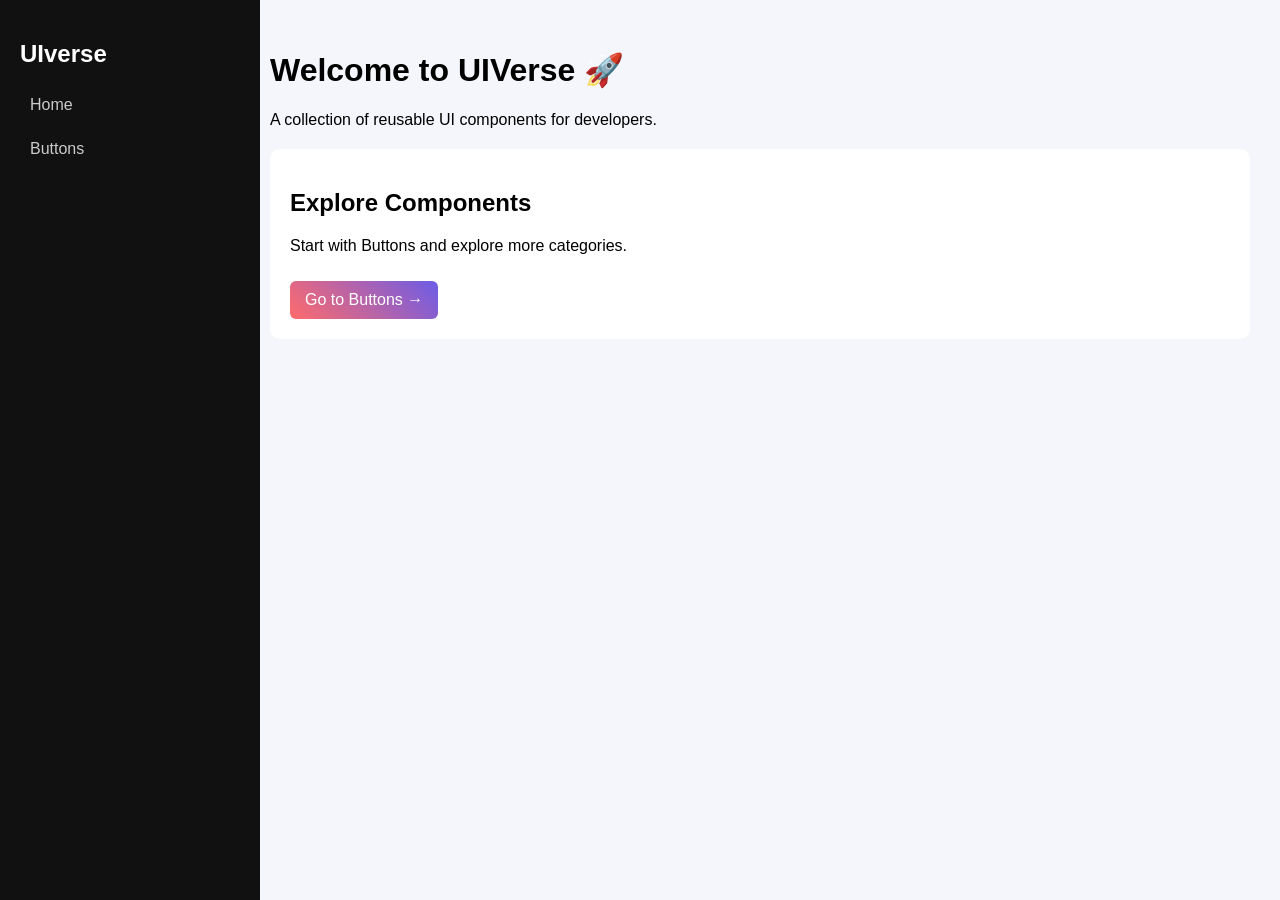
<file: index.html>
<!DOCTYPE html>
<html lang="en">
<head>
  <meta charset="UTF-8" />
  <meta name="viewport" content="width=device-width, initial-scale=1.0"/>
  <title>UIverse</title>
  <link rel="stylesheet" href="style.css" />
</head>
<body>

<div class="container">

  <!-- Sidebar -->
  <aside class="sidebar">
    <h2>UIverse</h2>
    <ul>
      <li><a href="index.html">Home</a></li>
      <li><a href="button.html">Buttons</a></li>
    </ul>
  </aside>

  <!-- Main Content -->
  <main class="main">
    <h1>Welcome to UIVerse 🚀</h1>
    <p>A collection of reusable UI components for developers.</p>

    <div class="home-card">
      <h2>Explore Components</h2>
      <p>Start with Buttons and explore more categories.</p>
      <a href="button.html" class="explore-btn">Go to Buttons →</a>
    </div>
  </main>

</div>

</body>
</html>
</file>
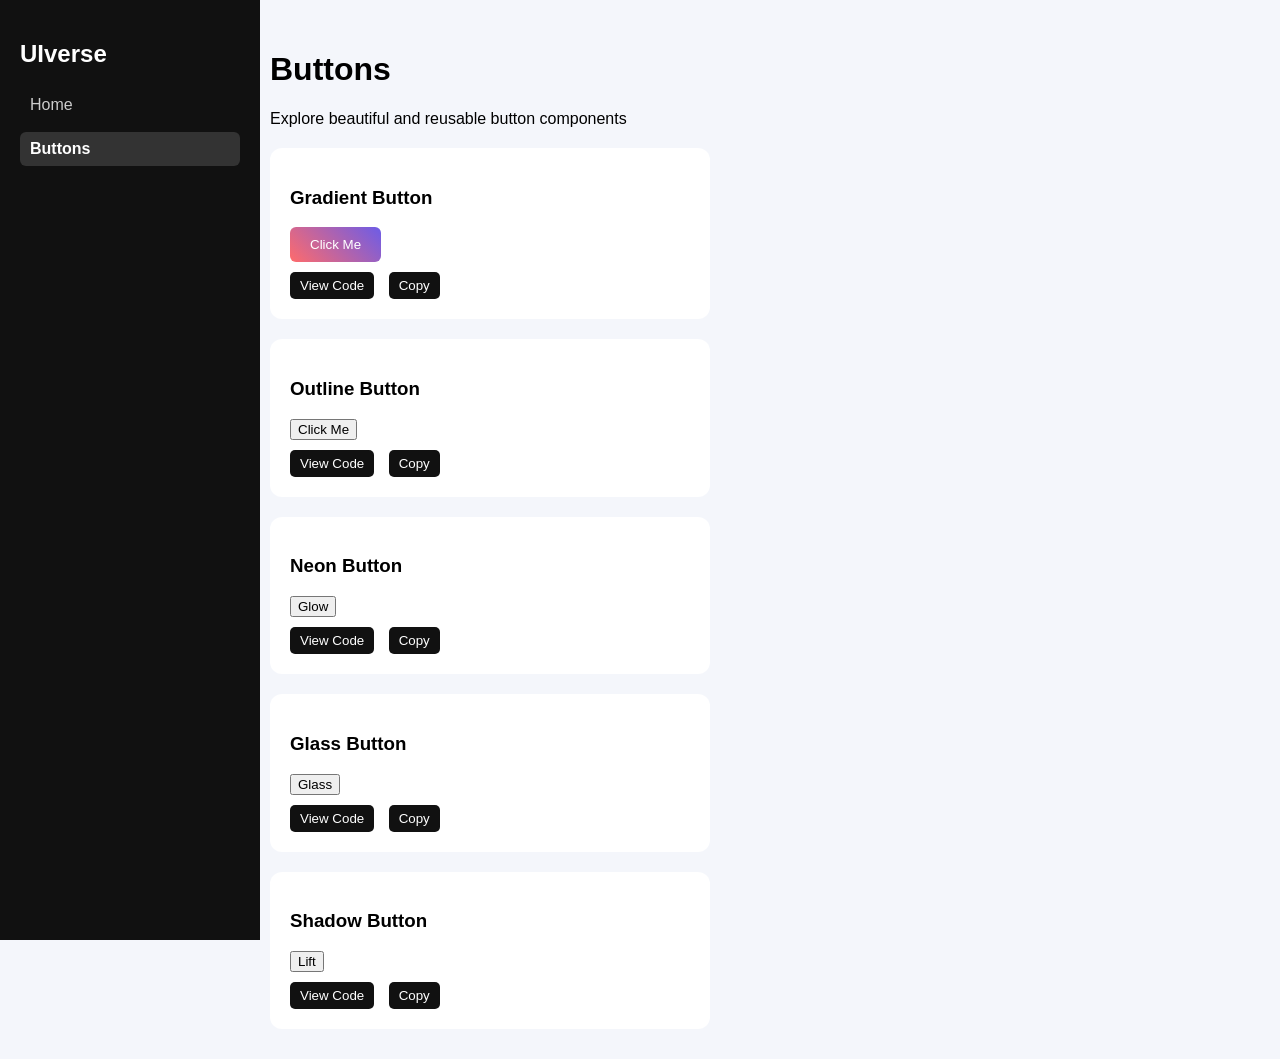
<file: button.html>
<!DOCTYPE html>
<html lang="en">
<head>
  <meta charset="UTF-8">
  <meta name="viewport" content="width=device-width, initial-scale=1.0">
  <title>Buttons - UIverse</title>
  <link rel="stylesheet" href="style.css">
</head>
<body>

<div class="container">

  <!-- Sidebar -->
  <aside class="sidebar">
    <h2>UIverse</h2>
    <ul>
      <li><a href="index.html">Home</a></li>
      <li class="active"><a href="button.html">Buttons</a></li>
    </ul>
  </aside>

  <!-- Main -->
  <main class="main">

    <!-- Header -->
    <div class="page-header">
      <h1>Buttons</h1>
      <p>Explore beautiful and reusable button components</p>
    </div>

    <!-- Gradient -->
    <div class="component-card">
      <h3>Gradient Button</h3>
      <button class="gradient-btn">Click Me</button>

      <div class="actions">
        <button onclick="toggleCode('c1')">View Code</button>
        <button onclick="copyCode('c1')">Copy</button>
      </div>

      <pre id="c1" class="code-block">
&lt;button class="gradient-btn"&gt;Click Me&lt;/button&gt;
      </pre>
    </div>

    <!-- Outline -->
    <div class="component-card">
      <h3>Outline Button</h3>
      <button class="outline-btn">Click Me</button>

      <div class="actions">
        <button onclick="toggleCode('c2')">View Code</button>
        <button onclick="copyCode('c2')">Copy</button>
      </div>

      <pre id="c2" class="code-block">
&lt;button class="outline-btn"&gt;Click Me&lt;/button&gt;
      </pre>
    </div>

    <!-- Neon -->
    <div class="component-card">
      <h3>Neon Button</h3>
      <button class="neon-btn">Glow</button>

      <div class="actions">
        <button onclick="toggleCode('c3')">View Code</button>
        <button onclick="copyCode('c3')">Copy</button>
      </div>

      <pre id="c3" class="code-block">
&lt;button class="neon-btn"&gt;Glow&lt;/button&gt;
      </pre>
    </div>

    <!-- Glass -->
    <div class="component-card">
      <h3>Glass Button</h3>
      <button class="glass-btn">Glass</button>

      <div class="actions">
        <button onclick="toggleCode('c4')">View Code</button>
        <button onclick="copyCode('c4')">Copy</button>
      </div>

      <pre id="c4" class="code-block">
&lt;button class="glass-btn"&gt;Glass&lt;/button&gt;
      </pre>
    </div>

    <!-- Shadow -->
    <div class="component-card">
      <h3>Shadow Button</h3>
      <button class="shadow-btn">Lift</button>

      <div class="actions">
        <button onclick="toggleCode('c5')">View Code</button>
        <button onclick="copyCode('c5')">Copy</button>
      </div>

      <pre id="c5" class="code-block">
&lt;button class="shadow-btn"&gt;Lift&lt;/button&gt;
      </pre>
    </div>

  </main>

</div>

<script src="script.js"></script>
</body>
</html>
</file>
<file: style.css>
body {
    margin: 0;
    font-family: Arial, sans-serif;
    background: #f4f6fb;
  }
  
  /* Layout */
  .container {
    display: flex;
  }
  
  /* Sidebar */
  .sidebar {
    width: 220px;
    height: 100vh;
    background: #111;
    color: white;
    padding: 20px;
    position: fixed;
  }
  
  .sidebar h2 {
    margin-bottom: 20px;
  }
  
  .sidebar ul {
    list-style: none;
    padding: 0;
  }
  
  .sidebar li {
    margin: 10px 0;
  }
  
  .sidebar a {
    text-decoration: none;
    color: #ccc;
  }
  
  .sidebar a:hover,
  .sidebar .active a {
    color: white;
    font-weight: bold;
  }
  
  /* Main */
  .main {
    margin-left: 240px;
    padding: 30px;
    width: 100%;
  }
  
  /* Home Card */
  .home-card {
    background: white;
    padding: 20px;
    border-radius: 10px;
    margin-top: 20px;
  }
  
  /* Button */
  .gradient-btn {
    padding: 10px 20px;
    border: none;
    color: white;
    background: linear-gradient(45deg, #ff6b6b, #6c5ce7);
    border-radius: 6px;
    cursor: pointer;
  }
  
  /* Explore Button */
  .explore-btn {
    display: inline-block;
    margin-top: 10px;
    padding: 10px 15px;
    background: #111;
    color: white;
    text-decoration: none;
    border-radius: 6px;
  }
  
  /* Component Card */
  .component-card {
    background: white;
    padding: 20px;
    border-radius: 12px;
    margin-top: 20px;
    max-width: 400px;
  }
  
  /* Actions */
  .actions {
    margin-top: 10px;
  }
  
  .actions button {
    margin-right: 10px;
    padding: 6px 10px;
    border: none;
    background: #111;
    color: white;
    border-radius: 5px;
    cursor: pointer;
  }
  
  /* Code */
  .code-block {
    display: none;
    background: #0d1117;
    color: #00ffae;
    padding: 10px;
    margin-top: 10px;
    border-radius: 8px;
    font-size: 12px;
  }

  
  .sidebar a {
    display: block;
    padding: 8px 10px;
    border-radius: 6px;
    transition: 0.2s;
  }
  
  .sidebar a:hover {
    background: #1f1f1f;
  }
  
  .sidebar .active a {
    background: #333;
  }

  header h1 {
    background: linear-gradient(45deg, #ff6b6b, #6c5ce7);
    color: transparent;
  }

  .home-card {
    transition: 0.3s;
  }
  
  .home-card:hover {
    transform: translateY(-5px);
    box-shadow: 0 10px 25px rgba(0,0,0,0.15);
  }

  .explore-btn {
    background: linear-gradient(45deg, #ff6b6b, #6c5ce7);
    transition: 0.3s;
  }
  
  .explore-btn:hover {
    transform: scale(1.05);
  }
</file>
